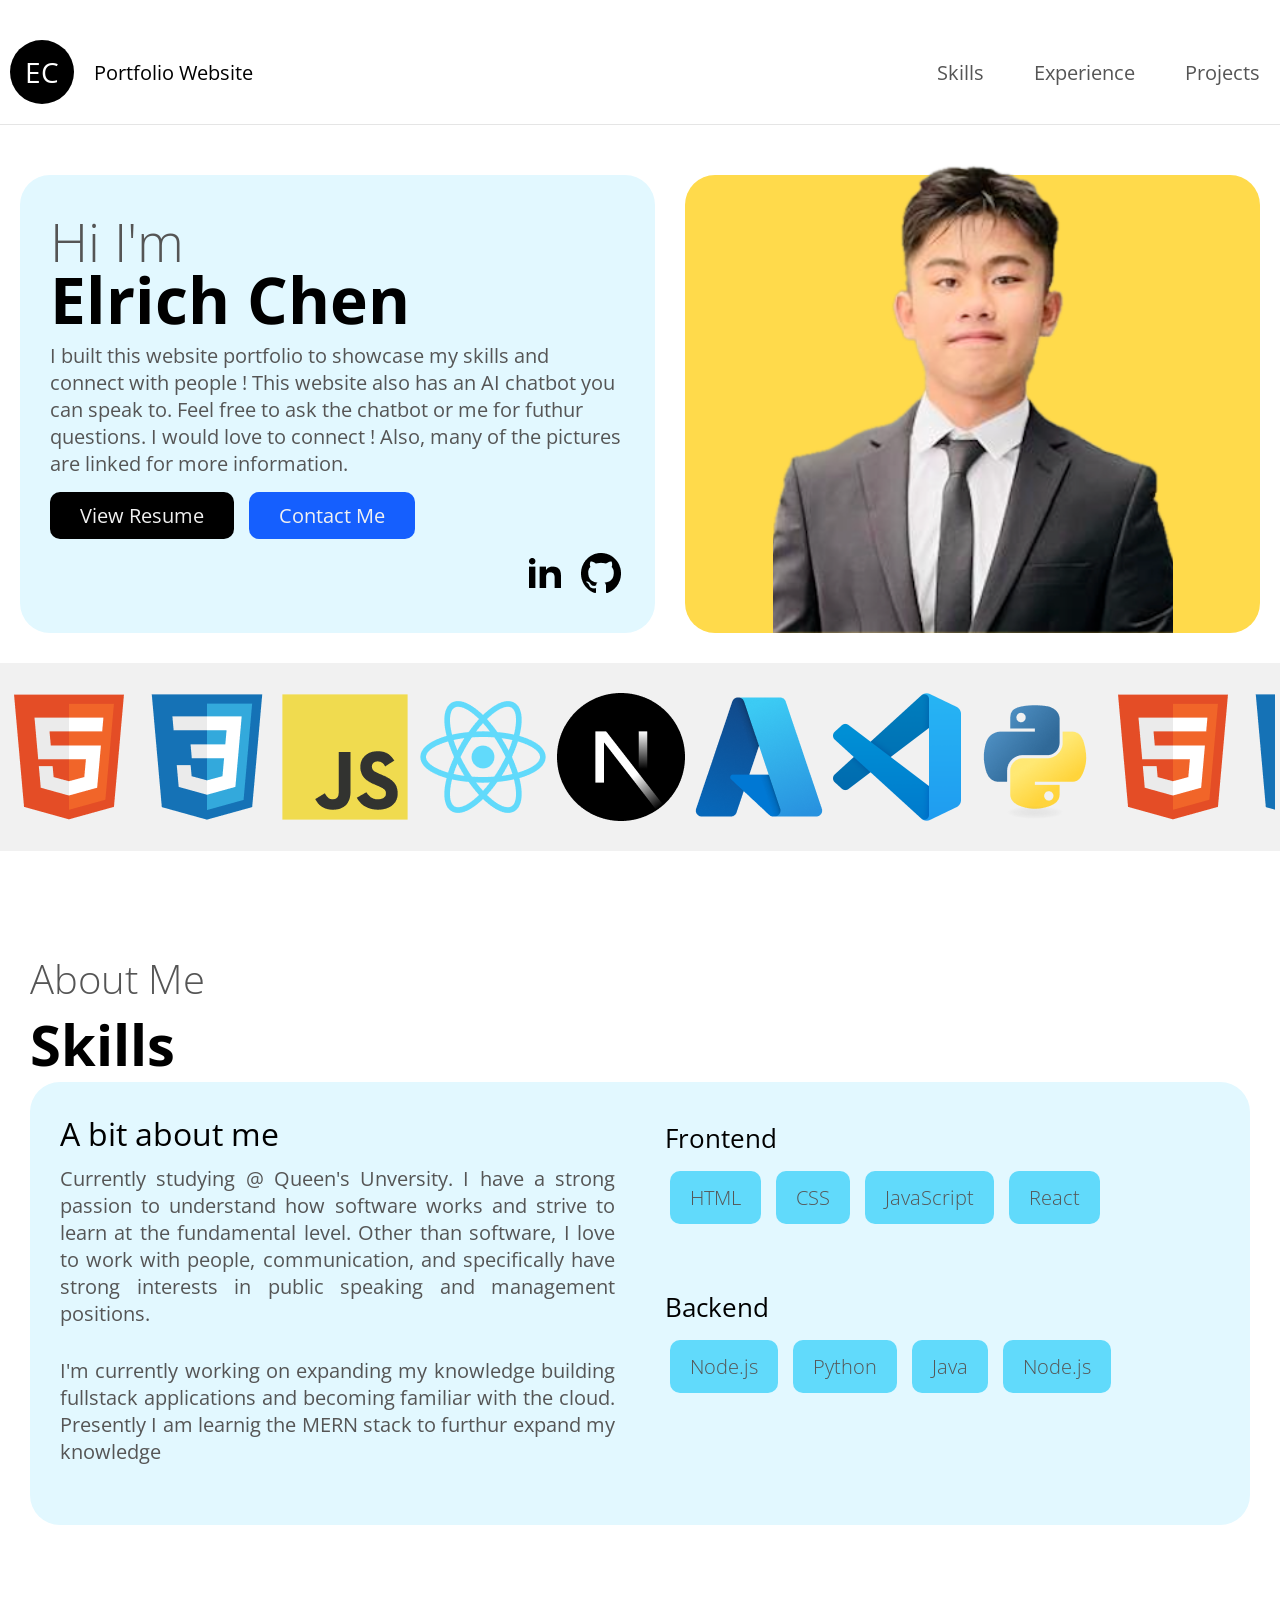
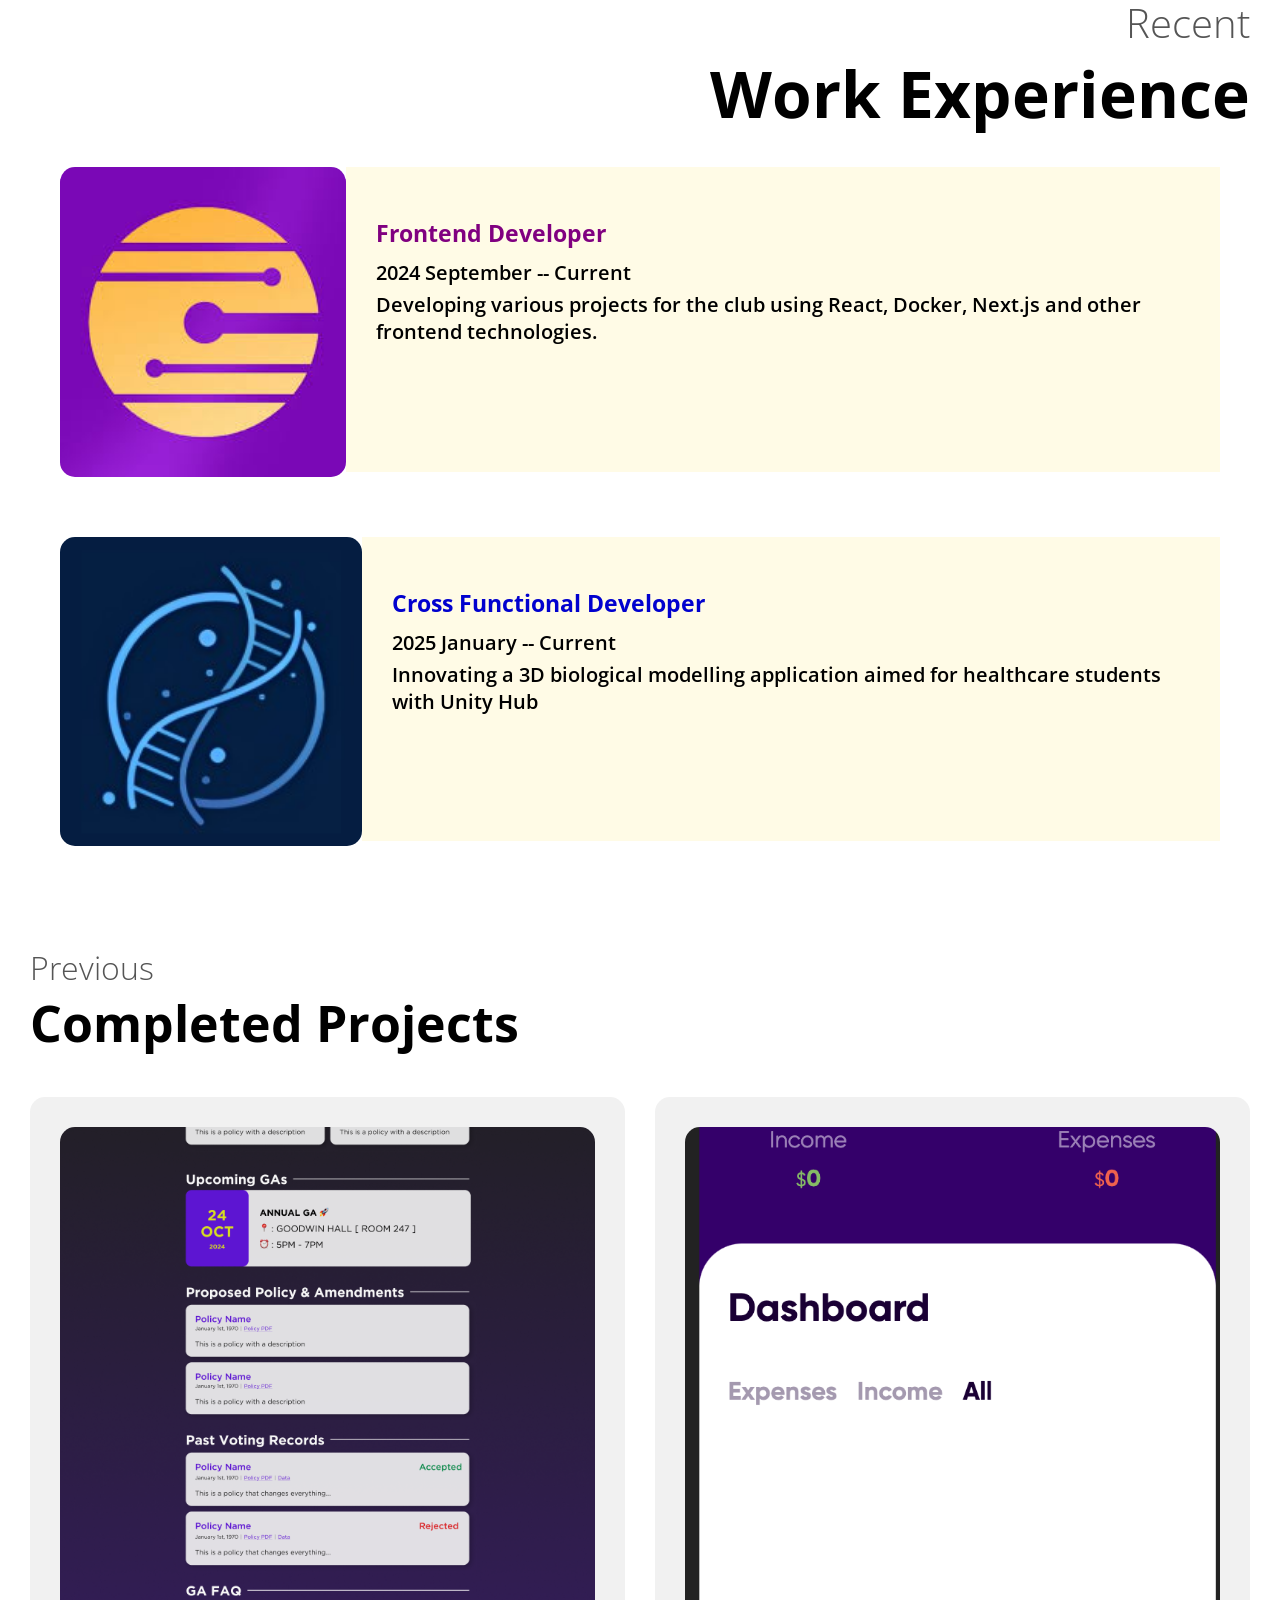
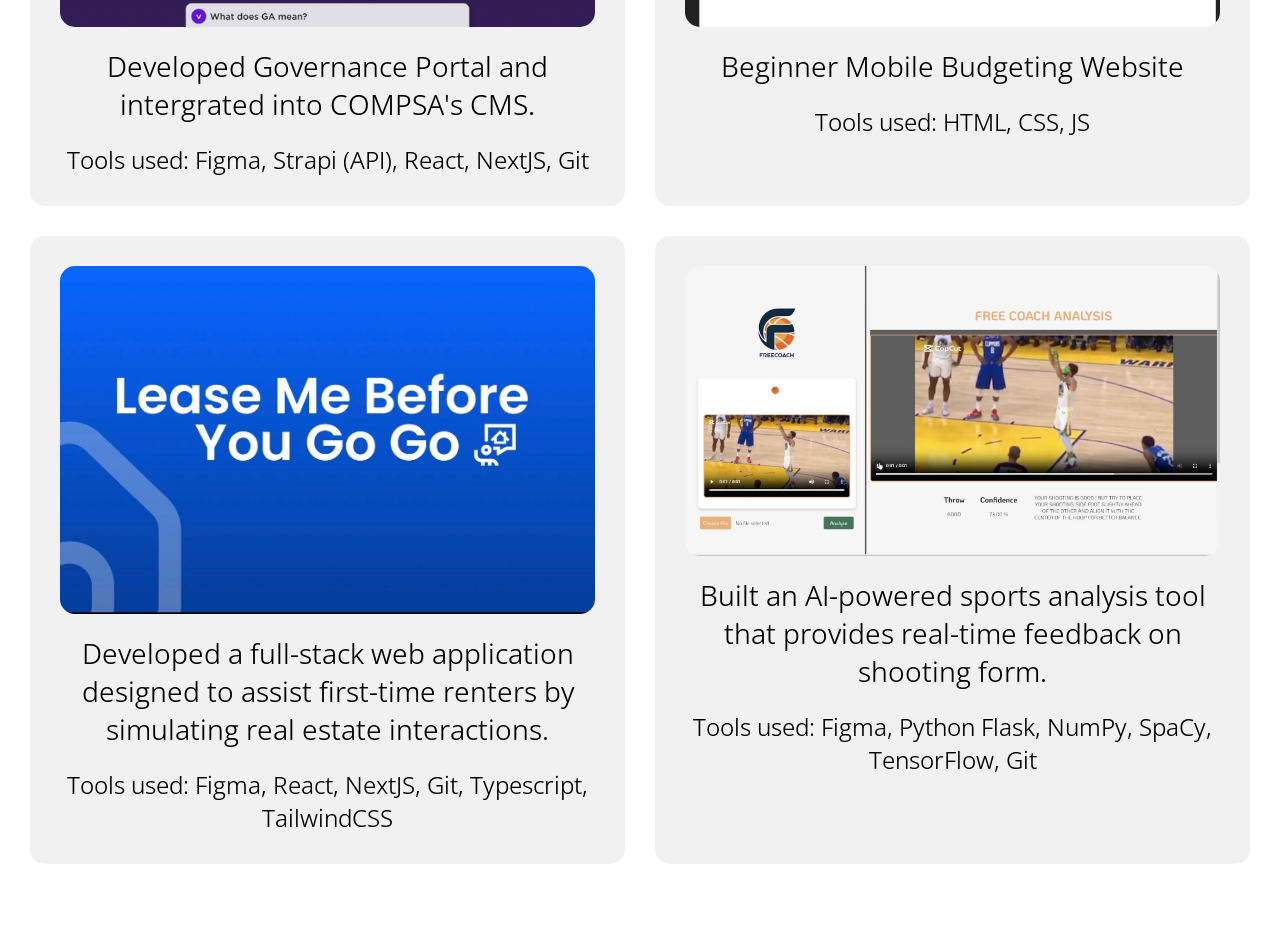
<file: index.html>
<!DOCTYPE html>
<html lang="en">
<head>
    <meta charset="UTF-8">
    <meta name="viewport" content="width=device-width, initial-scale=1.0">
    <title>Elrich Chen</title>
    <link rel="icon" href="imgs/Logo (3).png">
    <link rel="preconnect" href="https://fonts.googleapis.com">
    <link rel="preconnect" href="https://fonts.gstatic.com" crossorigin>
    <link href="https://fonts.googleapis.com/css2?family=Open+Sans:ital,wght@0,300..800;1,300..800&display=swap" rel="stylesheet">
    <link rel="stylesheet" href="style.css">
</head>
<body>
    <header>
        <a href="#" class="logo-holder">
            <div class="logo">EC</div>
            <div class="logo-text">Portfolio Website</div>
        </a>
        <nav>
            <ul id="menu">
                <li><a href="#skills">Skills</a></li>
                <li><a href="#experience">Experience</a></li>
                <li><a href="#projects">Projects</a></li>
            </ul>
            <a href="#" class="mobile-toggle" onclick="toggle()"> 
                <svg class="w-6 h-6 text-gray-800 dark:text-white" aria-hidden="true" xmlns="http://www.w3.org/2000/svg" width="24" height="24" fill="none" viewBox="0 0 24 24">
                <path stroke="currentColor" stroke-linecap="round" stroke-width="2" d="M5 7h14M5 12h14M5 17h14"/>
              </svg>
            </a>
        </nav>
    </header>
    <main>
        <section class="hero-container">
            <div class="hero-blue">
                <h1><small>Hi I'm</small> Elrich Chen</h1>
                <p>
                    <span> I built this website portfolio to showcase my skills and connect
                        with people ! This website also has an AI chatbot you can speak to. Feel free
                        to ask the chatbot or me for futhur questions. I would love to connect ! 
                        Also, many of the pictures are linked for more information.
                    </span>
                </p>
                <div class="call-to-action">
                    <button class="button black"><a href="./assets/Resume.pdf" target="_blank">View Resume</a></button>
                    <button class="button white"><a href="mailto: chen.elrichkalung@queensu.ca">Contact Me</a></button>
                </div>
                <div class="social-links">
                    <a href="https://www.linkedin.com/in/elrich-chen-188702304" target="_blank"><img src="./imgs/linkedin.png" alt=""></a>
                    <a href="https://github.com/Elrich-Chen" target="_blank"><img src="./imgs/github.png" alt=""></a>
                </div>
            </div>
            <div class="hero-yellow">
                <img src="./imgs/elrich.png" alr="ElrichChen" width="100%">
            </div>
        </section>
    </main>
    <section class="logos container">
        <div class="marquee">
            <div class="track">
                <img src="./imgs/html.png" alt="HTML" width="128" />
                <img src="./imgs/css.png" alt="CSS" width="128" />
                <img src="./imgs/javascript.png" alt="JS" width="128" />
                <img src="./imgs/react.png" width="128" alt="React" />
                <img src="./imgs/nextjs.png" width="128" alt="Next JS" />
                <img src="./imgs/azure.png" width="128" alt="Azure" />
                <img src="./imgs/vscode.png" width="128" alt="VS Code" />
                <img src="./imgs/python.png" width="128" alt="Python" />
                <img src="./imgs/html.png" alt="HTML" width="128" />
                <img src="./imgs/css.png" alt="CSS" width="128" />
                <img src="./imgs/javascript.png" alt="JS" width="128" />
                <img src="./imgs/react.png" width="128" alt="React" />
                <img src="./imgs/nextjs.png" width="128" alt="Next JS" />
                <img src="./imgs/azure.png" width="128" alt="Azure" />
                <img src="./imgs/vscode.png" width="128" alt="VS Code" />
                <img src="./imgs/python.png" width="128" alt="Python" />
                <img src="./imgs/html.png" alt="HTML" width="128" />
                <img src="./imgs/css.png" alt="CSS" width="128" />
                <img src="./imgs/javascript.png" alt="JS" width="128" />
                <img src="./imgs/react.png" width="128" alt="React" />
                <img src="./imgs/nextjs.png" width="128" alt="Next JS" />
                <img src="./imgs/azure.png" width="128" alt="Azure" />
                <img src="./imgs/vscode.png" width="128" alt="VS Code" />
                <img src="./imgs/python.png" width="128" alt="Python" />
            </div>
        </div>
    </section>
    <section id="skills" class="skill-section">
        <h2><small>About Me</small>Skills</h2>
        <div class="holder-blue">
            <div class="left-col">
                <div class="skills-container">
                    <div class="skill1">
                        <h3 class="skill-category">Frontend</h3>
                        <ul>
                            <li>HTML</li>
                            <li>CSS</li>
                            <li>JavaScript</li>
                            <li>React</li>
                        </ul>
                    </div>
                    <div class="skill1">
                        <h3>Backend</h3>
                        <ul>
                            <li>Node.js</li>
                            <li>Python</li>
                            <li>Java</li>
                            <li>Node.js</li>
                        </ul>
                    </div>
                </div>
            </div>

            <div class="right-col">
                <h3>A bit about me</h3>
                <p>
                    Currently studying @ Queen's Unversity. I have a strong passion to understand how software works and 
                    strive to learn at the fundamental level. Other than 
                    software, I love to work with people, communication, and specifically
                    have strong interests in public speaking and management positions.
                </p>
                <p>I'm currently working on expanding my knowledge building fullstack applications and becoming 
                    familiar with the cloud. Presently I am learnig the MERN stack to furthur 
                    expand my knowledge
                </p>
            </div>
        </div>
    </section>

    <section id="experience" class="work-experience container">
        <h2>
            <small>Recent</small>
            Work Experience
        </h2>
        <div class="jobs">
            <article>
                <figure>
                    <div>
                        <a href="https://compsa.ca" target="_blank"><img src="./imgs/compsa.jpeg" alt="Workplace 1 - YouTube Creator" width="100%" /></a>
                        <figcaption>
                            Queen's Computing Association
                        </figcaption>
                    </div>
                </figure>
                <div class="job-details">
                    <h3 style="color: purple">Frontend Developer</h3>
                    <div>2024 September -- Current</div>
                    <p>Developing various projects for the club using React, Docker, Next.js and other frontend technologies.</p>
                </div>
            </article>
        </div>
        <div class="jobs">
            <article>
                <figure>
                    <div>
                        <a href="https://www.linkedin.com/company/synapsis-network/posts/?feedView=all" target="_blank"><img src="./imgs/synapsis.jpeg" alt="Workplace 1 - YouTube Creator" width="100%" /></a>
                        <figcaption>
                            Queen's Synapsis Network
                        </figcaption>
                    </div>
                </figure>
                <div class="job-details">
                    <h3 style="color: rgb(1, 1, 206)">Cross Functional Developer</h3>
                    <div>2025 January -- Current</div>
                    <p>Innovating a 3D biological modelling application aimed for healthcare students with Unity Hub</p>
                </div>
            </article>
        </div>
    </section>

    <section id="projects" class="bento">
        <h2><small>Previous</small>Completed Projects</h2>
        <div class="project-container">
            <div class="project">
                <div class="image">
                    <a href="https://compsa.ca/governance" target="_blank" class="bento-item">
                        <img src="./imgs/governance.png">
                    </a>
                </div>
                <p> <large>Developed Governance Portal and intergrated into COMPSA's CMS.</large>
                    Tools used: Figma, Strapi (API), React, NextJS, Git
                </p>
            </div>
            <div class="project2">
                <div class="image2">
                    <a href="https://elrich-chen.github.io/budgetApp/" target="_blank" class="bento-item"><img src="./imgs/Budget-website.png"></a>
                </div>
                <p> <large>Beginner Mobile Budgeting Website</large>
                    Tools used: HTML, CSS, JS
                </p>
            </div>
            <div class="project">
                <div class="image">
                    <a href="https://github.com/Elrich-Chen/QHacks_2025" target="_blank" class="bento-item">
                        <img src="./imgs/leasemebeforeyougogo.jpg">
                    </a>
                </div>
                <p> <large>Developed a full-stack web application designed to assist first-time renters by simulating real estate interactions. </large>
                    Tools used: Figma, React, NextJS, Git, Typescript, TailwindCSS
                </p>
            </div>
            <div class="project">
                <div class="image">
                    <a href="https://github.com/Elrich-Chen/FreeCoach" target="_blank" class="bento-item">
                        <img src="./imgs/freecoach.png">
                    </a>
                </div>
                <p> <large>Built an AI-powered sports analysis tool that provides real-time feedback on shooting form. </large>
                    Tools used: Figma, Python Flask, NumPy, SpaCy, TensorFlow, Git
                </p>
            </div>
        </div>
    </section>

    <!-- Link to the JavaScript file -->
    <script src="script.js"></script>
    <script src="//code.tidio.co/k3vv0k7t02q6riybmzavkp31si9v9enp.js" async></script>
</body>
</html>
</file>
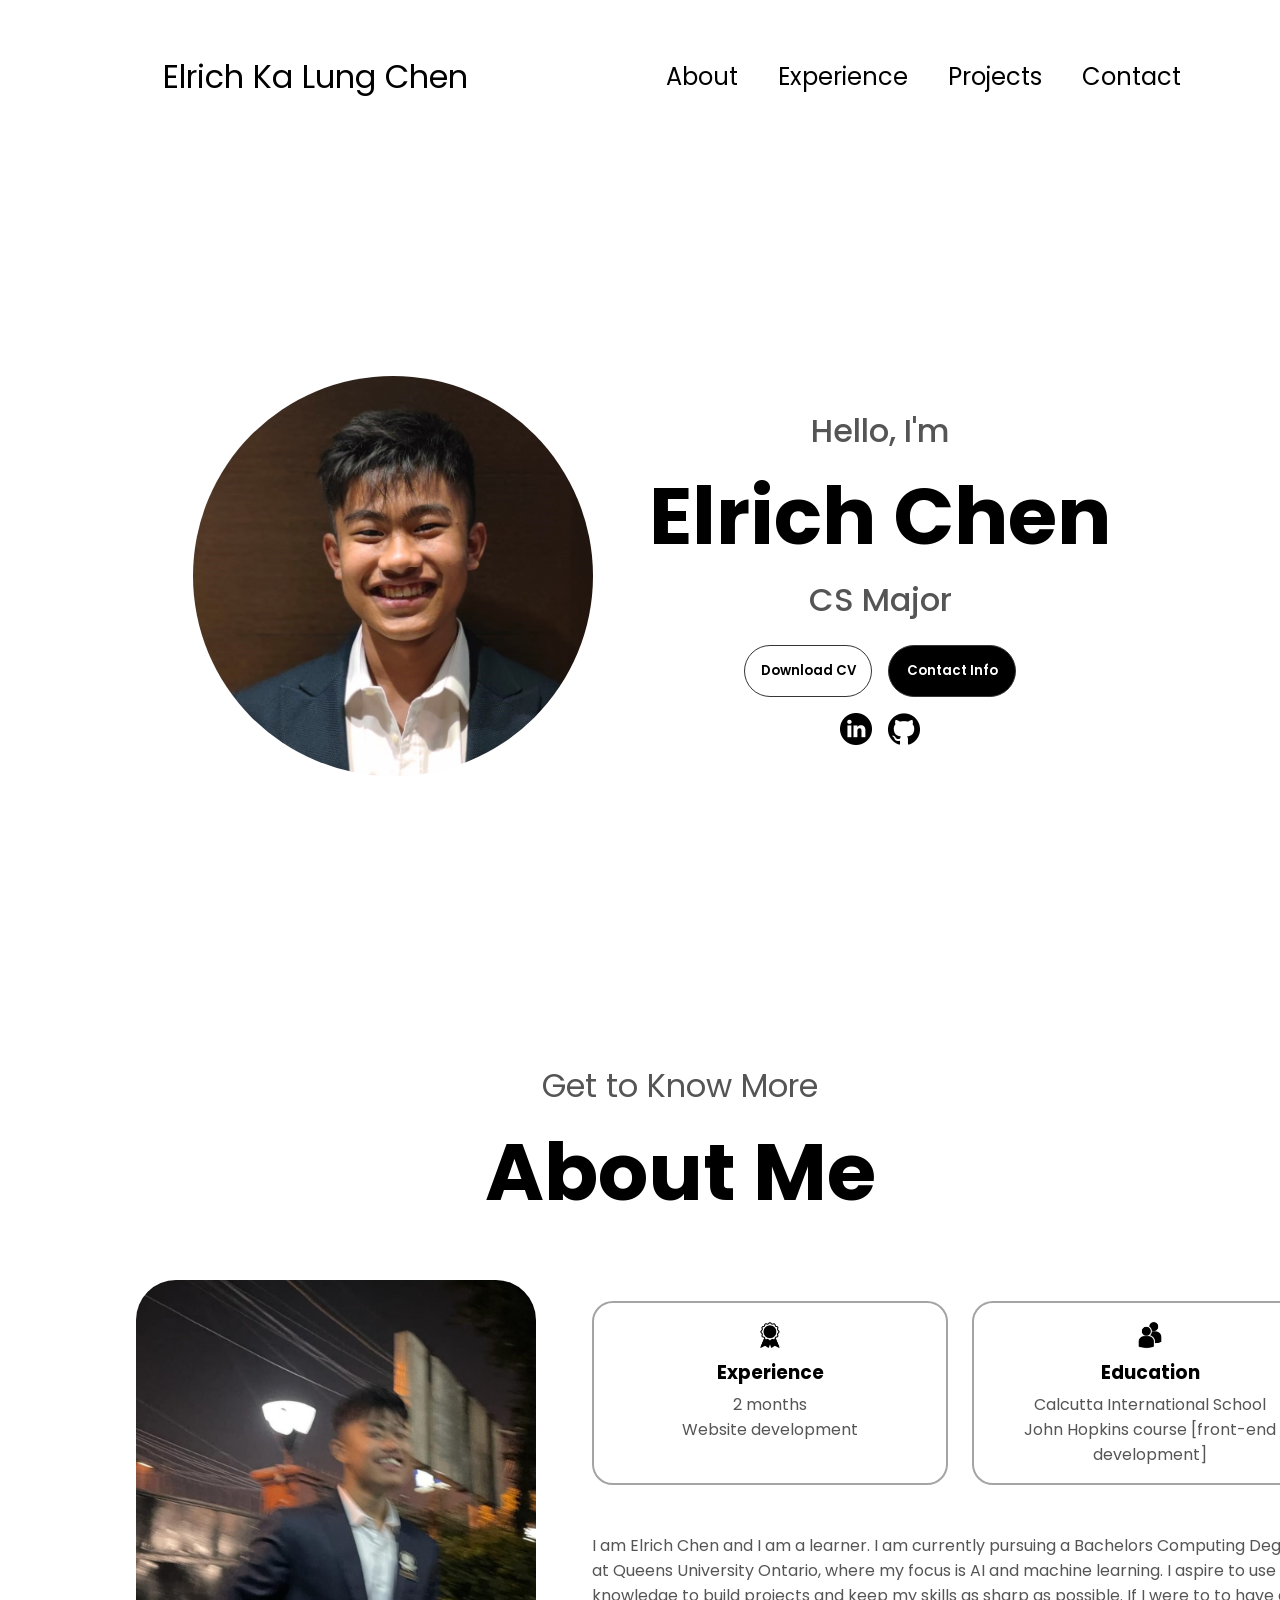
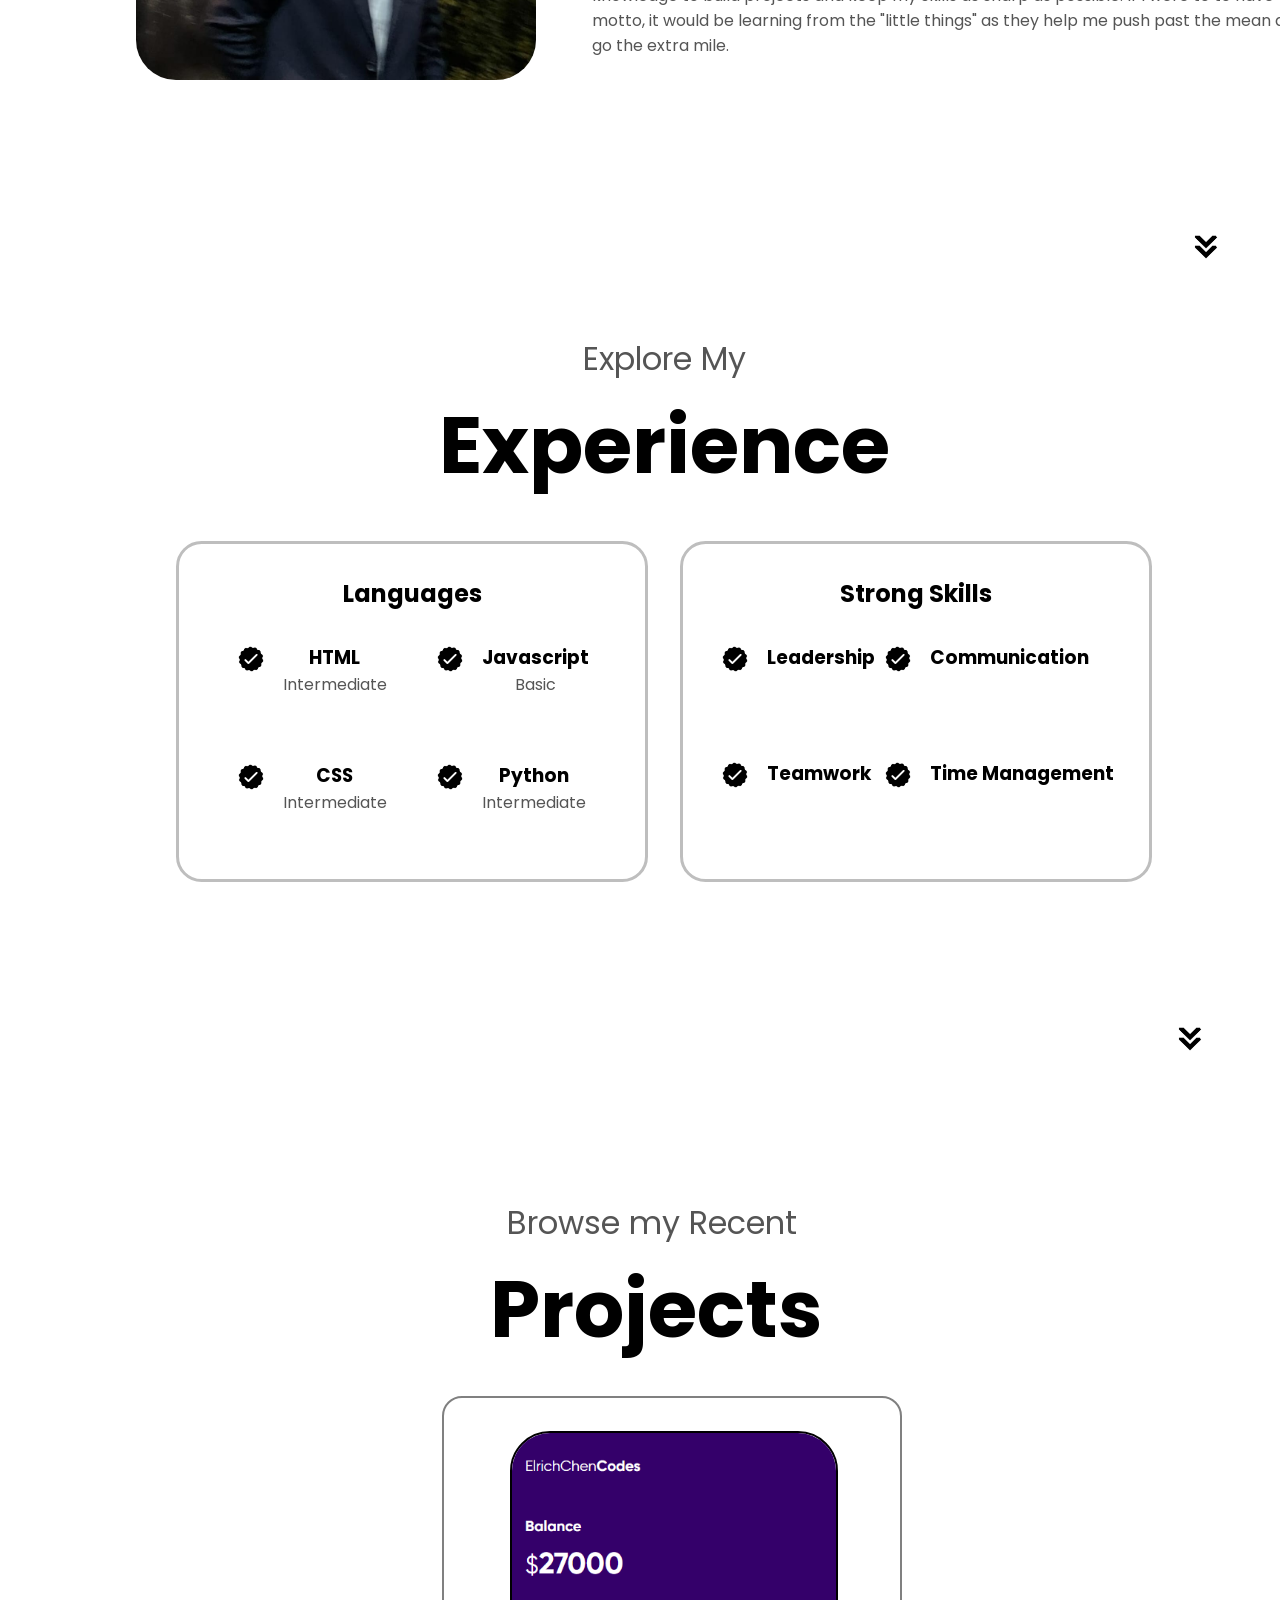
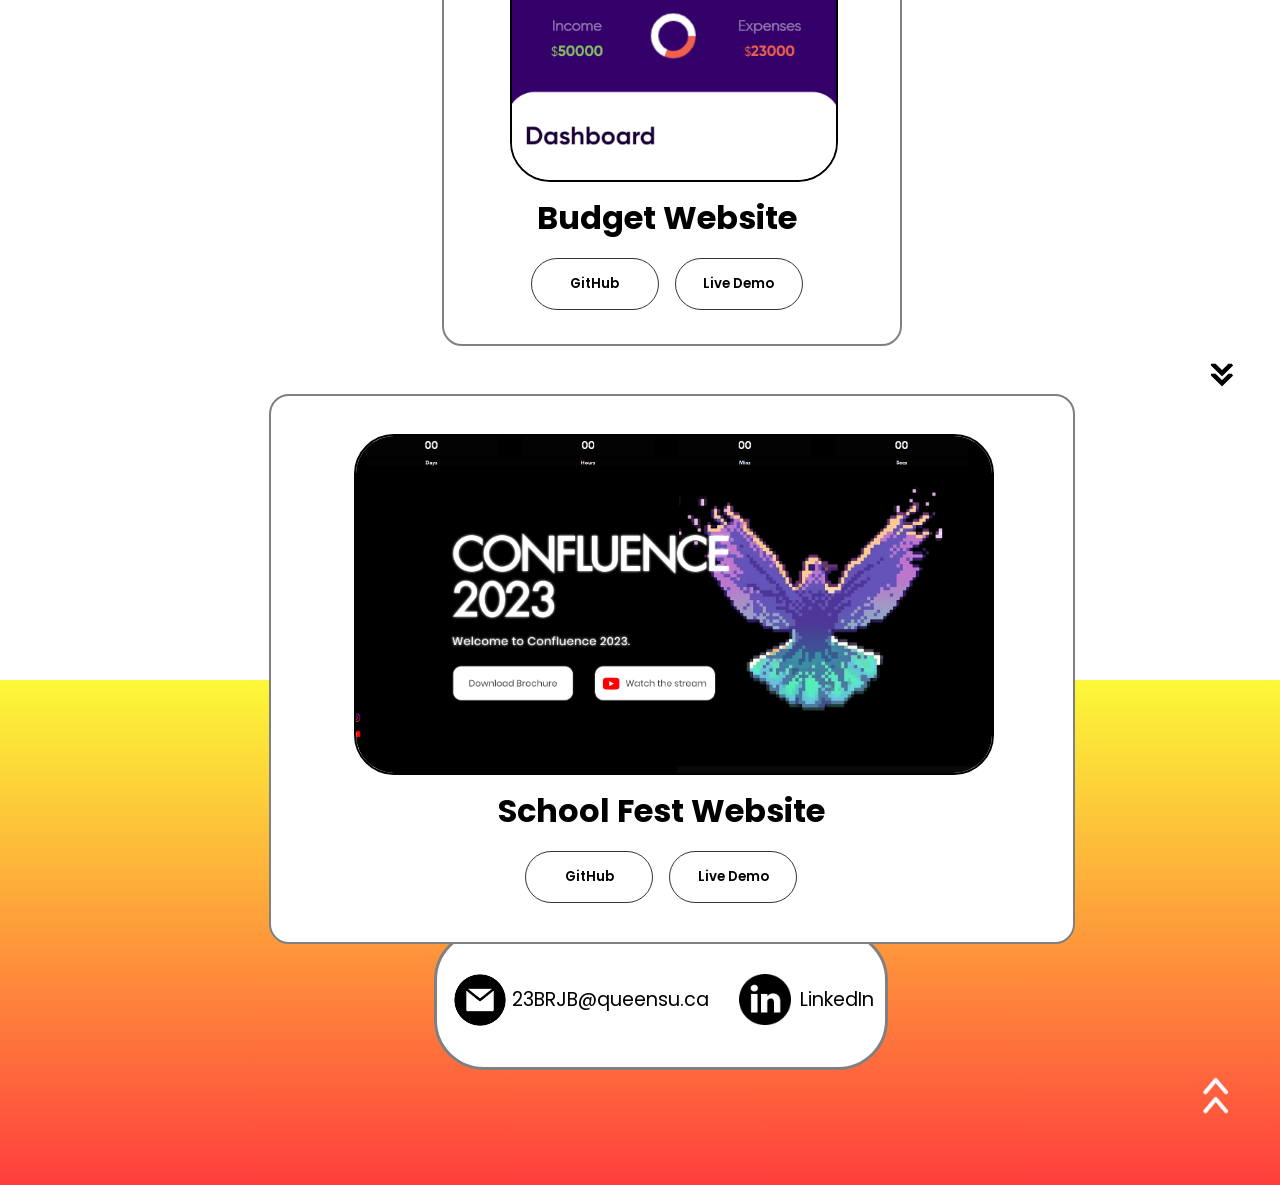
<file: Personal Portfolio - Elrich/Official/index.html>
<!DOCTYPE html>
<html lang="en">
<head>
    <meta charset="UTF-8">
    <meta name="viewport" content="width=device-width, initial-scale=1.0">
    <title>My Portfolio</title>
    <link rel="stylesheet" href="style.css">
    <link rel="stylesheet" href="desktop-nav.css">
    <link rel="stylesheet" href="mobile-nav.css">
    <link rel="stylesheet" href="mediaquerries.css">
    <link rel="stylesheet" href="section.css">
    <link rel="stylesheet" href="about.css">
    <link rel="stylesheet" href="./experience.css">
    <link rel="stylesheet" href="./projects.css">
    <link rel="stylesheet" href="./contact.css">
</head>
<body>
    <div class="splash">
        <div class="splash-text">Welcome.</div>
    </div>

    <nav id="desktop-nav">
        <div class="logo">Elrich Ka Lung Chen</div>
        <div>
            <ul class="nav-links">
                <li><a href="#about">About</a></li>
                <li><a href="#experience">Experience</a></li>
                <li><a href="#projects">Projects</a></li>
                <li><a href="#contact">Contact</a></li>
            </ul>
        </div>
    </nav>

    <nav id="hamburger-nav">
        <div class="logo">Elrich Ka Lung Chen</div>
        <div class="hamburger-menu">
            <div class="hamburger-icon" onclick="toggleMenu()">
                <span></span>
                <span></span>
                <span></span>
            </div>
            <div class="menu-links">
                <li><a href="#about" onclick="toggleMenu()">About</a></li>
                <li><a href="#experience" onclick="toggleMenu()">Experience</a></li>
                <li><a href="#projects" onclick="toggleMenu()">Projects</a></li>
                <li><a href="#contact" onclick="toggleMenu()">Contact</a></li>
            </div>
        </div>
    </nav>


    <section id="profile">
        <div class="section__pic-container">
            <img src="assets/face.jpg" alt="Elrich profile picutre">
        </div>
        <div class="section__text">
            <p class="section__text__p1">Hello, I'm</p>
            <h1 class="title">Elrich Chen</h1>
            <p class="section__text__p2">CS Major</p>
            <div class="btn-container">
                <button id ="btn-colour-1" class="btn btn-colour-1" onclick="window.open('./assets/Elrich Chen CV.pdf')">
                    Download CV 
                </button>

                <button id ="btn-colour-2" class="btn btn-colour-2" Onclick="location.href='./#contact'">
                    Contact Info
                </button>
            </div>

            <div id="socials-container">
                <img src="assets/linkedin.png" alt="My LinkedIn Profile"
                class="icon" onclick="window.open('https://www.linkedin.com/in/elrich-chen-188702304/')">

                <img src="assets/github.png" alt="My GitHub Profile"
                class="icon" onclick="window.open('https://github.com/Elrich-Chen')">
            </div>
        </div>
    </section>

    <section id="about">
        <p id="about1" class="section__text__p1">Get to Know More</p>
        <h1 id="about2" class="title">About Me</h1>
        <div class="section-container">
            <div class="section__pic-container">
                <img id="pic2" class="about-pic" src="./assets/face_1.jpg" alt="Profile Picture">
            </div>
            <div class="about-details-container">
                <div class="about-containers">
                    <div class="details-container">
                        <img src="./assets/experience.png" alt="experience" class="icon">
                        <h3 class="about-title">Experience</h3>
                        <p>2 months <br> Website development</p>
                    </div>

                    <div class="details-container">
                        <img src="./assets/education.png" alt="education" class="icon">
                        <h3 class="about-title">Education</h3>
                        <p> Calcutta International School <br>
                        John Hopkins course [front-end development]</p>
                    </div>
                </div>

                <div class="text-container">
                    <p> I am Elrich Chen and I am a learner.
                        I am currently pursuing a Bachelors Computing Degree at Queens University Ontario, 
                        where my focus is AI and machine learning.
                        I aspire to use my knowledge to build projects and keep my skills as sharp as possible.
                        If I were to to have a life motto, it would be learning from the "little things" as 
                        they help me push past the mean and go the extra mile. 
                    </p>
                </div>
            </div>
        </div>

        <img src="./assets/arrow.png" alt="Arrow Icon" class="icon arrow" onclick="location.href ='./#experience'">
    </section>

    <section id="experience">
        <p class="section__text__p1">Explore My</p>
        <h1 class="title">Experience</h1>
        <div class="experience-details-container">
            <div class="about-containers">
                <div class="details-container-1">
                    <h2 class="experience-sub-title">Languages</h2>
                    <div class="article-container">
                        <DIV class="skills-col">
                            <div class="skill" >
                                <img src="./assets/checkmark.png" alt="expeirence-icon" class="icon">
                                <div class="skill-details">
                                    <h3>HTML</h3>
                                    <p>Intermediate</l>
                                </div>
                            </div>

                            <div class="skill" >
                                <img src="./assets/checkmark.png" alt="expeirence-icon" class="icon">
                                <div class="skill-details">
                                    <h3>CSS</h3>
                                    <p>Intermediate</p>
                                </div>
                            </div>
                        </DIV>

                        <DIV class="skills-col">
                            <div class="skill" >
                                <img src="./assets/checkmark.png" alt="expeirence-icon" class="icon">
                                <div class="skill-details">
                                    <h3>Javascript</h3>
                                    <p>Basic</p>
                                </div>
                            </div>

                            <div class="skill" >
                                <img src="./assets/checkmark.png" alt="expeirence-icon" class="icon">
                                <div class="skill-details">
                                    <h3>Python</h3>
                                    <p>Intermediate</p>
                                </div>
                            </div>
                        </DIV>
                    </div>
                </div>

                <div class="details-container-1">
                    <h2 class="experience-sub-title">Strong Skills</h2>
                    <div class="article-container">
                        <DIV class="skills-col">
                            <div class="quality" >
                                <img src="./assets/checkmark.png" alt="expeirence-icon" class="icon">
                                <div class="skill-details">
                                    <h3>Leadership</h3>
                                </div>
                            </div>

                            <div class="quality" >
                                <img src="./assets/checkmark.png" alt="expeirence-icon" class="icon">
                                <div class="skill-details">
                                    <h3>Teamwork </h3>
                                </div>
                            </div>
                        </DIV>

                        <DIV class="skills-col">
                            <div class="quality" >
                                <img src="./assets/checkmark.png" alt="expeirence-icon" class="icon">
                                <div class="skill-details">
                                    <h3>Communication</h3>
                                </div>
                            </div>

                            <div class="quality" >
                                <img src="./assets/checkmark.png" alt="expeirence-icon" class="icon">
                                <div class="skill-details">
                                    <h3>Time Management</h3>
                                </div>
                            </div>
                        </DIV>
                    </div>
                </div>
            </div>
        </div>

        <img src="./assets/arrow.png" alt="arrow-navigation" onclick="location.href='./#projects'" class="icon arrow">
    </section>

    <script src="script.js"></script>

    <section id="projects">
        <p class="section__text__p1">Browse my Recent</p>
        <h1 class="title">Projects</h1>
        <div class="projects-container">
            <div class="project">
                <div class="image-container">
                    <img src="./assets/BuDGET app PREVIEW.png" alr="Project Preview">
                </div>

                <h1 class="project-title">Budget Website</h>

                <div class="btn-container">
                    <button id ="btn-colour-1" class="btn btn-colour-1" onclick="window.open('https://github.com')">
                        GitHub
                    </button>
                    <button class="btn btn-colour-1" onclick="window.open('https://elrich-chen.github.io/budgetApp/')">
                        Live Demo
                    </button>
                </div>
            </div>

            <div class="project">
                <div class="image-container">
                    <img src="./assets/confluence 23.png" alr="Project Preview">
                </div>

                <h1 class="project-title">School Fest Website</h>

                <div class="btn-container">
                    <button id ="btn-colour-1" class="btn btn-colour-1" onclick="window.open('https://github.com')">
                        GitHub
                    </button>
                    <button class="btn btn-colour-1" onclick="window.open('https://www.confluence23.in')">
                        Live Demo
                    </button>
                </div>
            </div>
        </div>

        <img src="./assets/arrow.png" alt="arrow-navigation" onclick="location.href='./#contact'" class="icon arrow">
    </section>

    <div class="cut-through"></div>

    <section id="contact">
        <div class="contact-background">
            <div class="section__text__p1">Get In Touch</div>
            <div class="title">Contact Me</div>
            <div class="contact-container">
                <div class="contact">
                    <img src="./assets/email.png" alt="email picture" class="icon">
                    <a href="mailto:elrichchen123@gmail.com">23BRJB@queensu.ca</a>
                </div>

                <div class="contact">
                    <img src="./assets/linkedin.png" alt="linkedin picture" class="iconn">
                    <a href="https://www.linkedin.com/in/elrich-chen-188702304/" target="_blank">LinkedIn</a>
                </div>
            </div>

            <div class="arrows">
                <img src="./assets/arrow1.png" alt="arrow-navigation" onclick="location.href='./#'" class="icon arroww">
                <img src="./assets/arrow1.png" alt="arrow-navigation" onclick="location.href='./#'" class="icon arroww1">
            </div>
        </div>
    </section>
</body>
</html>
</file>
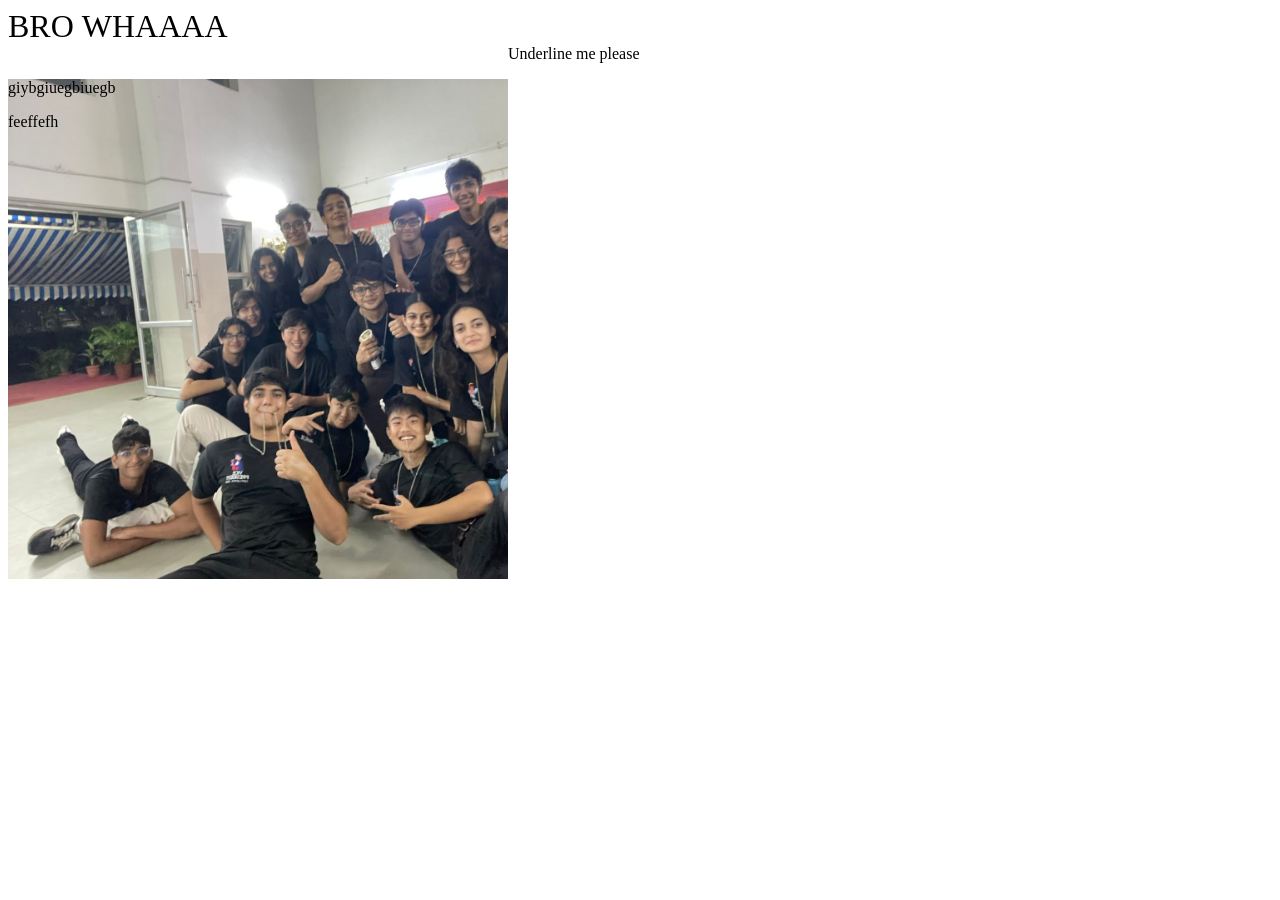
<file: Personal Portfolio - Elrich/Testing/underlining.html>
<!DOCTYPE html>
<style>

    a{
        font-size: 2rem;
    }

    .hi::after{
        content: '';
        background-color: blue;
        height:5px;
        width: 0;
        position: absolute ;
        left: 0;
        bottom : 0px;
        transition: width 0.2s ease;
    }

    .hi:hover::after{
        width: 100%;
    }

    a::after{
        width: 0;
        transition: width 0.4s ease;
        position: absolute;
        bottom:0;
        left:0;
        background-color: grey;
        height: 2px;
        content: '';
    }

    a:hover::after {
        width: 100%;
    }

    .undrline{
        position: relative;
        margin-left: 500px;
    }

    .undrline::after{
        position:absolute;
        background-color: rgb(255, 0, 0);
        content:'';
        height: 0.1rem;
        width: 100%;
        transition: all 0.2s ease-in-out;
        left: 0;
        bottom: 0;
        transform: scaleX(0);
    }

    .undrline:hover{
        color:red
    }

    .undrline:hover::after{
        transform: scaleX(1);
    }

    .contact-background{
    background-image: url("./assets/background.jpg");
    width: 500px;
    height: 500px;
    background-size: cover;
    }

    

</style>

<html>

    <body>
        <div style="position: relative; display:inline-block" >
            <a class ="hi">BRO</>
        </div>
        <div style="position: relative; display:inline-block" >
            <a>WHAAAA</a>
        </div>

        <br>

        <span class="undrline">Underline me please</span>


        <section id="contact">
            <div class="contact-background">
                <p>giybgiuegbiuegb</p>feeffefh</div>
        </section>
    </body>
</html>
</file>
<file: style.css>
*, *::before, *::after {
	box-sizing: border-box;
	margin:0;
	padding:0;
}

html {
    scroll-behavior: smooth;
}

:root {
	--base: #555;
	--base-100: #f1f1f1;
	--base-400: #555;
	--base-800: #000;
	--yellow: #ffda4b;
	--yellow-100: #fffbe6;
	--yellow-400: #ffda4b;
	--yellow-800: #8b6f00;
	--blue: #0a61ae;
	--blue-100: #e2f8ff;
	--blue-400: #61dafb;
	--blue-800: #0a61ae;
}

body{
    font-family: "Open Sans", serif;
    font-optical-sizing: auto;
    font-style: normal;
    font-size: 20px;
}

a{
    text-decoration: none;
    color: var(--blue);
    &:hover{
        text-decoration: underline;
    }
}

section {
	max-width:1300px;
	margin:auto;
	gap:30px;
	margin-top:60px;
	margin-bottom:70px;

	@media (max-width:1440px){
		padding-left:30px;
		padding-right:30px;
	}
}

header{
    padding-top: 30px;
    padding-bottom: 10px;
    display: flex;
    justify-content: space-between;
    align-items: center;
    max-width: 1300px;
    margin: auto;
    position: relative;
    border-bottom: 1px solid rgba(0,0,0,0.1);
    .logo-holder{
        display: flex;
        padding: 10px;
        justify-content: center;
        align-items: center;
        &:hover{
            text-decoration: none;
        }
        .logo{
            display: flex;
            background-color: black;
            color: white;
            height: 64px;
            width: 64px;
            justify-content: center;
            align-items: center;
            border-radius: 50%;
            margin-right: 20px;
            font-size: 28px;
            &:hover{
                box-shadow: 0 2px 5px rgba(0, 0, 0, 0.3); 
            }
        }
        .logo-text{
            color: var(--base-800);
        }
    }
    #menu{
        display: flex;
        justify-content: space-around;
        gap: 10px;
        li{
            list-style: none;
            display: inline-block;
        }
        a{
            color: var(--base);
            border-radius: 10px;
            display: inline-block;
            padding: 10px 20px;
            transition: background-color ease-in-out;
            &:hover{
                text-decoration: none;
                background-color: var(--base-100);
            }
            @media (max-width:775px){
                border-radius: 0;
            }
            
        }
        .button{
            color: white;
            background-color: var(--blue);
            border-radius: 10px;
            &:hover{
                background-color: white;
                color: black;
                padding: 9px 19px;
                border: 1px solid black;
            }
            @media (max-width:775px){
                border-radius: 0;
            }
        }
    }

    .mobile-toggle{
        display: none;
        color:var(--base-800);
        padding: 10px;
        position: relative;
        @media (max-width:775px){
            display: inline-block;
            position: absolute;
            top: 50px;
            right: 20px;
        }
        @media (max-width:430px){
            display: inline-block;
            position: absolute;
            right: 20px;
        }
    }
}

@media (max-width: 775px){
    header{
        flex-direction: column;
        align-items: center;
        padding-bottom: 30px;
    }
    nav{
        width: 100%;
        height: 0;
        &.active{
            height: 200px;
        }
        #menu{
            margin-top: 20px;
            margin-bottom: 10px;
            opacity: 0;
            height: 0;
            width: 100%;
            transition: height 0.3s ease-in-out;
            &.active{
                display: flex;
                opacity: 100;
                height:150px;
                flex-direction: column;
                align-items: center;
            }
            li, a{
                width: 100%;
                display: block;
                text-align: center;
            }
        }
    }
}
@media (max-width: 1024px){
    header{
        flex-direction: column;
        align-items: center;
    }
}

.hero-container{
    display: flex;
    margin-top: 30px;
    margin: auto;
    max-width: 1300px;
    gap: 30px;
    margin-bottom: 30px;
    margin-top: 50px;

    @media (max-width: 1440px){
        padding-left: 20px;
        padding-right: 20px;
    }

    @media (max-width: 1024px){
        flex-direction: column;
    }

    .hero-blue{
        flex: 1;
        background-color: var(--blue-100);
        border-radius: 30px;
        padding: 30px;
        h1{
            font-size: 64px;
            line-height: 1;
            margin-bottom: 10px;
            margin-top: 10px;
            @media (max-width: 1024px){
                font-size: 48px;
            }
        }
        small{
            display: block;
            font-weight: 100;
            color: var(--base-400);
        }
        p{
            color: var(--base-400);
            @media (max-width: 1024px){
                font-size: 20px;
            }
        }
        .call-to-action{
            margin-top: 15px;
            button{
                border-radius: 10px;
                padding: 10px 30px;
                border: none;
                font-size: 20px;
                font-family: "Open Sans";
                margin-right: 10px;
                @media (max-width: 475px){
                    margin-top: 15px;
                    padding: 5px 20px;
                    font-size: 17px;
                }
                &.black{
                    background-color: var(--base-800);
                    a{
                        color: var(--base-100);
                        &:hover{
                            text-decoration: none;
                        }
                    }
                    &:hover{
                        text-decoration: none;
                        background-color: rgb(78, 77, 77);
                    }
                }
                &.white{
                    background-color: rgb(21, 95, 254);
                    a{
                        color: var(--base-100);
                        &:hover{
                            text-decoration: none;
                        }
                    }
                    &:hover{
                        text-decoration: none;
                        background-color: rgb(16, 74, 200);
                    }
                }
            }
        }
        .social-links{
            margin-top: 10px;
            display: flex;
            align-items: center;
            justify-content: end;
            gap: 8px;
        }
    }
    .hero-yellow{
        background-color: var(--yellow);
        border-radius: 30px;
        flex: 1;
        display: flex;
        justify-content: center;
        img{
            max-width: 550px;
            margin-top: -100px;
            @media (min-width: 1024px) and (max-width: 1429px){
                max-width: 400px;
                object-fit: cover;
                margin-bottom: 0px;
                overflow: hidden;
            }
        }
    }
}

.logos {
	background-color: var(--base-100);
	border-radius:30px;
	padding:30px 5px;
    max-width: 1300px;
    margin: auto;
	@media (max-width:1440px){
		border-radius:0px;
	}
	.marquee {
		width:100%;
        margin-right: -50px;
		height:128px;
		overflow:hidden;
		position:relative;
        @media (max-width: 770px){
            height: 100px;
         }
		.track {
			position:absolute;
			white-space:nowrap;
			will-change:transform;
			animation: marquee 40s linear infinite;
			display:flex;
			gap:10px;
            @media (max-width: 770px){
                img{
                 width: 100px;
                }
             }
		}
	}
}

@keyframes marquee {
	0% {
		transform: translateX(0);
	}
	100% {
		transform: translateX(-50%);
	}
}

.skill-section{
    margin-top: 100px;
    h2{
        text-align: left;
        font-size: 56px;
        small{
            display: block;
            font-weight: 100;
            font-size: 40px;
            color: var(--base-400);
            @media (max-width: 1024px){
                font-size: 34px;
            }
            @media (max-width: 770px){
                font-size: 32px;
            }
        }
        @media (max-width: 1024px){
            font-size: 58px;
        }
    }
    .holder-blue{
        background-color: var(--blue-100);
        border-radius: 30px;
        padding: 30px;
        display: flex;
        flex-direction: row-reverse;
        gap: 50px;
        @media (max-width:1024px) {
            flex-direction: column;
        }
        .left-col{
            flex: 1;
            padding-top: 8px;
        }
        .skills-container{
            display: flex;
            flex-wrap: wrap;
            flex-direction: column;
            h3{
                margin-bottom: 10px;
                font-size: 26px;
                font-weight: 400;
                @media (max-width: 1024px){
                    font-size: 30px;
                }
                @media (max-width: 770px){
                    font-size: 25px;
                }
            }
            .skill1{
                margin-bottom: 50px;
            }
        }
        ul{
            padding-bottom: 10px;
            gap: 20px;
            li{
                display: inline-block;
                list-style: none;
                background-color: var(--blue-400);
                padding: 10px;
                color: var(--base-400);
                font-weight: 100;
                border-radius: 10px;
                margin: 5px 5px;
                padding: 13px 20px;;
                &:hover{
                    box-shadow:
                        inset 0 0 30px #ffffff84,      /* inner white */
                        inset 0px 0 20px #0ff,  /* inner right cyan short */
                        0 0 20px #ffffff6a,            /* outer white */
                        10px 0 30px #0ff;        /* outer right cyan */
                    }
                }
            }
            
        }
        .right-col{
            flex: 1;
            text-align: justify;
            @media (max-width: 475px){
                text-align: left;
            }
            h3{
                font-size: 32px;
                font-weight: 400;
                margin-bottom: 10px;
            }
            p{
                margin-bottom: 30px;
                color: var(--base-400);
            }
        }
    }


.work-experience {
	@media (max-width: 600px){
        	margin-bottom: 300px;
        }
    h2{
        text-align: right;
        font-size: 64px;
        small{
            display: block;
            font-weight: 100;
            font-size: 40px;
            color: var(--base-400);
            @media (max-width: 1024px){
                font-size: 34px;
            }
            @media (max-width: 770px){
                font-size: 32px;
            }
            @media (max-width: 475px){
                font-size: 30px;
            }
        }
        @media (max-width: 1024px){
            font-size: 58px;
        }
        @media (max-width: 475px){
            font-size: 40px;
        }
    }
	.jobs {
		display:flex;
		gap:30px;
		@media(max-width:1024px){
			flex-direction:column;
		}
		article {
			padding:30px;
			border-radius:30px;
			flex:1;
            text-align: center;
            display: flex;
            @media (max-width : 768px) {
                max-height: none; /* Remove fixed height constraint */
                min-height: auto;
                padding: 20px;
            }
			h3 {
				margin-top:20px;
				margin-bottom:10px;
			}
			div {
				font-weight:600;
				margin-bottom:5px;
				color: var(--base-800);
			}
			p {
				margin-bottom:10px;
			}
			figure {
				width:30%;
				padding-top:26.25%;
				overflow:hidden;
				position:relative;
				border-radius:15px;
                margin: auto;
                min-width: 200px; /* Reduce min-width */
                @media(max-width:1024px){
                    width: 100%; /* Take full width on smaller screens */
                    padding-top: 56.25%; /* 16:9 aspect ratio */
                    min-width: auto; /* Remove min-width constraint */
                }
                @media (max-width: 768px) {
                    margin-bottom: 15px;
                }
				img {
					position:absolute;
					top:0;
					left:0%;
					height:100%;
					object-fit:cover;
					transition: ease-in 2s all;
                    width: 100%; /* Ensure image fills container */
				}
				figcaption {
					position:absolute;
					bottom:0;
					left:0;
					right:0;
					background-color: rgba(0,0,0,0.5);
					color: var(--base-100);
					text-align:center;
					padding:10px;
					opacity:0;
					visibility:hidden;
					transition: ease 0.3s all;
				}

				&:hover {
					figcaption {
						opacity:1;
						visibility:visible;
					}
					img {
						transform: scale(1.1);
					}
				}

			}
		}
        .job-details{
            text-align: left;
            background-color: var(--yellow-100);
            padding: 30px;
            @media (max-width : 700px) {
                margin-top: 15px;
                border-radius: 15px;
            }
        }
	}
}

.bento{
    @media (max-width: 430px){
        margin-top: 100px;
    }
    h2{
        text-align: left;
        display: inline-block;
        font-size: 50px;
        margin-bottom: 20px;
        small{
            display: block;
            font-weight: 100;
            font-size: 32px;
            color: var(--base-400);
            @media (max-width: 1024px){
                font-size: 32px;
            }
            @media (max-width: 770px){
                font-size: 28px;
            }
        }
        @media (max-width: 1024px){
            font-size: 48px;
        }
        @media (max-width: 770px){
            font-size: 40px;
        }
        @media (max-width: 475px){
            font-size: 38px;
        }
    }
    .project-container {
        display: flex;
        padding-top: 20px;
        gap: 30px;
        width: 100%;
        flex-wrap: wrap;
        
        @media (max-width: 1024px) {
            flex-direction: column;
        }
    
        .project, .project2 {
            flex: 1;
            display: flex;
            flex-direction: column;
            background-color: var(--base-100);
            border-radius: 15px;
            padding: 30px;
            min-width: 40%;
        }
    
        a {
            display: flex;
            justify-content: center;
            border-radius: 15px;
            overflow: hidden;
            width: 100%;
            transition: transform 0.3s ease;
    
            img {
                width: 100%;
                height: auto;
                max-height: 500px;
                object-fit: cover;
            }
    
            &:hover {
                transform: scale(1.1);
            }
        }
    
        /* Remove the fixed widths */
        a:nth-child(1),
        a:nth-child(2) {
            flex: 1;
            /* Remove width: 500px */
            
            @media (max-width: 475px) {
                width: 100%;
            }
        }
    }
        p{
            text-align: center;
            font-family: "Open Sans";
            font-weight: 350;
            font-size: 24px;
            margin-top: 20px;
            @media (max-width: 475px){
                font-size: 20px;
            }
            large{
                font-size: 28px;
                display: block;
                margin-bottom: 20px;
                @media (max-width: 475px){
                    font-size: 28px;
                }
            }
        }
    }
</file>
<file: Personal Portfolio - Elrich/Official/style.css>
/*GENERAL STYLING*/

/*importing a link*/
@import url('https://fonts.googleapis.com/css2?family=Poppins:ital,wght@0,100;0,200;0,300;0,400;0,500;0,600;0,700;0,800;0,900;1,100;1,200;1,300;1,400;1,500;1,600;1,700;1,800;1,900&display=swap');

* {
    padding : 0;
    margin : 0;
}

body {
   font-family: "Poppins", sans-serif; 
}

/* so that whenever you click on a link, it smoothly goes towards that section*/
html {
    scroll-behavior: smooth;
}

p {
    color : rgb(85,85,85);
}

/* transition */
a, .btn {
    transition : all 300ms ease
}
.cut-through{
    height: 1px;
    width: 100%;
    background-color: rgb(255, 255, 255);
    margin-top: 30vh;
}

.splash.display-none{
    top: -20vh;
    z-index: -5000;
    transition: all ease-in-out;

}
</file>
<file: Personal Portfolio - Elrich/Official/desktop-nav.css>
/* DESKTOP NAV */
nav, .nav-links {
    display : flex;
}

nav {
    align-items: center;
    justify-content: space-around;
    height: 17vh;
}

.nav-links{
    gap: 2.5rem;
    list-style: none;
    font-size: 1.5rem;
}

a {
    color : black;
    text-decoration: none;
    text-decoration-color: white;
    position: relative;
}


a:hover {
    color: grey;
    text-decoration: underline;
    text-underline-offset: 1rem;
    text-decoration-color: rgb(181,181,181);
    transition: 0.3s;
}

.logo{
    font-size: 2rem;
    margin-left: 4rem;
}

.logo:hover{
    cursor: default;
}
</file>
<file: Personal Portfolio - Elrich/Official/mobile-nav.css>
/** Hamburger MENU **/

#hamburger-nav{
    display:none;
}

.hamburger-menu{
    display : inline-block;
    position: relative;
}

.hamburger-icon{
    display: flex;
    flex-direction: column;
    justify-content: space-between;
    height: 24px;
    width: 30px;
    cursor: pointer;
}

.hamburger-icon span{
    width: 100%;
    height: 3px;
    background-color: black;
    transition: all 0.3s ease-in-out;
    border-radius: 2px;
}

.menu-links{
    position: absolute;
    top: 100%;
    right : 0;
    overflow: hidden;
    max-height: 0;
    width : fit-content;
    transition: all 0.3s ease-in-out;
    background-color: rgb(255, 255, 255);
    margin-top: 10px;
}

.menu-links a{
    display: block;
    padding: 10px;
    text-align: center;
    font-size: 1.5rem;
}

.menu-links a:hover{
    transition: all 0.15s ease-in-out;
}

.menu-links li{
    list-style: none;
}

.menu-links.open{
    max-height: 300px;
}

.hamburger-icon.open span:first-child{
    transform: rotate(45deg) translate(10px, 5px);   
}

.hamburger-icon.open span:nth-child(2){
    opacity:0;  
}

.hamburger-icon.open span:last-child{
    transform: rotate(-45deg) translate(10px, -4px);   
}

.hamburger-icon.span first-child{
    transform: none;
}

.hamburger-icon.span:nth-child(2){
    opacity:  1;
    transition: 0.2s ease;
}

.hamburger-icon.span last-child{
    transform: none;
}
</file>
<file: Personal Portfolio - Elrich/Official/mediaquerries.css>
@media screen and (max-width: 1200px){
    #desktop-nav{
        display: none;
    }

    #hamburger-nav{
        display:flex;
    }
}

@media screen and (max-width: 1153px){
    .skills-col{
        display:flex;
        justify-content: flex-start;
        align-items: center;
        flex-wrap: wrap;
        gap: 0rem;
    }

    .skill, .quality{
        margin-left: 2rem;
    }

    .quality{
        margin-bottom: 1.3rem;
    }
}

@media screen and (min-width: 1154px){
    .quality{
        margin-bottom: 1.3rem;
    }
}
</file>
<file: Personal Portfolio - Elrich/Official/section.css>
/** PROFILE SECTION **/

section{
    height: 96vh;
    margin : 0rem 10rem 0rem 11rem;
    box-sizing : border-box;
    min-height : fit-content;
    background-color: rgb(255, 255, 255);
}

.splash{
    background-color: rgb(0, 0, 0);
    background-image: linear-gradient(rgb(0, 9, 103),rgba(0, 0, 0, 0.758));
    z-index: 1;
    width: 100%;
    height: 100vw;
    position: fixed;
}

.splash .splash-text{
    position: absolute;
    color: rgb(255, 250, 242);
    font-size: 5vw;
    left: 40%;
    top: 20%;
    opacity: 0;
    transition: opacity 1s ease-in;
}

.splash .splash-text.active{
    opacity: 1;
}

.splash.vanish{
    transform: translateY(-100vw);
    transition: transform 0.5s ease-out;
}

#profile{
    display : flex;
    justify-content: center;
    align-items: center;
    gap: 5rem;
    min-height: 80vh;
    margin: 0 5rem;
    background-color: rgb(255, 255, 255);
    padding-bottom: 2vh;
}

.section__pic-container{
    background-color: rgb(255, 255, 255);
    display: flex;
    height: 400px;
    width: 400px;
    margin: auto 0
}

.section__pic-container img{
    border-radius: 50%;
    height: 25rem;
    width: 25rem;
    object-fit: cover;
    transform: translateX(1.5rem);
}

.section__text{
    align-self: center;
    text-align: center;
    background-color: rgb(255, 255, 255);
}



.section__text p{
    font-weight: 500;
}

.section__text__p1{
    font-size: 2rem; 
    text-align: center;
    margin-bottom: 0.1rem;
}

.section__text__p2{
    font-size: 2rem;
    margin-bottom: 0.3rem;
    margin-top: 0rem;
    font-weight: 600;
}

.title{
    font-size: 5rem;
    text-align: center;
    margin-bottom: 0rem;
    padding-bottom: 0rem;
}

#socials-container{
    display:flex;
    justify-content: center;
    align-items: center;
    margin-top: 1rem;
    gap: 1rem;
}

.icon{
    cursor:pointer;
    height: 2rem;
}

.btn-container{
    display: flex;
    justify-content: center;
    gap: 1rem;
    padding-top: 1rem;
}

.btn{
    padding: 15px 10px 15px 10px; 
    font-family: Poppins;
    font-weight: 600;
    border-radius: 2rem;
    width: 8rem;
    transition: all 300ms ease;
}

.btn:hover{
    cursor: pointer
}

.btn.btn-colour-1, .btn.btn-colour-2{
    border: rgb(53,53,53) 0.1rem solid;
}

btn-color-1:hover, btn-color-2:hover{
    cursor:pointer;
}

.btn.btn-colour-1{
    background-color: rgb(255, 255, 255);
}

.btn.btn-colour-2{
    background-color: rgb(0, 0, 0);
    COLOR: white;
}

.btn.btn-colour-1:hover{
    background-color: rgb(0, 0, 0);
    color:white
}

.btn.btn-colour-2:hover{
    background-color: rgb(65, 65, 65);
}
</file>
<file: Personal Portfolio - Elrich/Official/about.css>
#about{
    background-color: rgb(255, 255, 255);
    align-items: center;
    margin-left: 7rem;
    margin-right: 7rem;
    padding-top: 5vh;
    position: relative;
}


.section-container{
    display: flex;
    align-items: center;
    padding-top: 3rem;
    background-color: rgb(255, 255, 255);
    gap: 5rem;
}
.section__pic-container #pic2{
    border-radius: 10%;
    height: 25rem;
    width: 25rem;
    object-fit: cover;
}

.about-details-container{
   
}

.about-containers{
    display:flex;
    background-color: rgb(255, 255, 255);
    gap: 1.5rem;
    margin-bottom: 3rem;
    text-align: center;
}

.details-container{
    background-color: rgb(255, 255, 255);
    width: 20rem;
    min-height: fit-content;
    border: rgb(164, 164, 164) 0.14rem solid;
    border-radius: 1.3rem;
    padding: 1rem;
}

.icon.arrow{
    position: absolute;
    right: -6vh;
    bottom: 2vh;
}

.space{
    margin: 0 0 0 0;
}

.about-title{
    margin-bottom: 0.3rem;
}

#about1, #about2{
    margin-left: 5rem;
}
</file>
<file: Personal Portfolio - Elrich/Official/experience.css>
#experience{
    background-color: rgb(255, 255, 255);
    align-items: center;
    margin-left: 11rem;
    margin-right: 8rem;
    padding-top: 6vh;
    position: relative;
}

#experience .about-containers{
    background-color: rgb(255, 255, 255);
    display: flex;
    justify-content: center;
    gap: 2rem;
}

.experience-details-container{
    display: flex;
    flex-direction: column;
    padding-top: 4vh;
}

.article-container{
    display: flex;
    flex-wrap:wrap;
    justify-content: space-around;
    flex-direction: row;
    background-color: rgb(255, 255, 255);
}


article .icon:hover{
    cursor: default
}

.details-container-1{
    background-color: white;
    width: 50rem;
    border: 0.2rem solid rgb(190, 190, 190);
    border-radius: 1.6rem;  
    padding: 2rem;
}

.skill, .quality{
    display:flex;
    align-items: start;
    gap: 1rem;
    padding: 2rem 0rem 2rem 0rem;
    min-width: fit-content
}

#experience .icon.arrow{
    bottom: 10vh;
}
</file>
<file: Personal Portfolio - Elrich/Official/projects.css>
#projects{
    background-color: rgb(255, 255, 255);
    margin-left: 10rem;
    margin-right: 6rem;
    padding-top: 6vh;
    text-align: center;
    position: relative;
    min-height: fit-content;
}

.projects-container{
    display: flex;
    gap: 3rem;
    margin-top: 3vh;
    height: 50vh;
    position: relative;
    background-color: rgb(255, 255, 255);
    flex-wrap: wrap ;
    justify-content: center;
}

.project{
    background-color: rgb(255, 255, 255);
    display: flex;
    justify-content: center;
    flex-direction: column;
    align-items: center;
    text-align: center;
    transition: all 0.5s ease-in-out;
    width: 40vh;
    height: 50vh;
    padding: 3rem;
    border: 2px solid grey;
    border-radius: 20px;
    min-height: fit-content;
    min-width: fit-content;
}

.project:hover{
    box-shadow: -5px 10px rgb(0, 0, 0);
    transform: translate(5px, -5px)
}

.image-container{
    background-color: rgb(255, 255, 255);
    height: 80%;
    width: 90%;
    margin-bottom: 1rem;
}

.project img{
    height: 100%;
    object-fit: cover;
    width: 100%;
    border-radius: 40px;
    border: 2px solid black;
}

.project-title{
    font-size: 2rem;
}

#projects p{
    margin-right: 4%;
}

#projects h1{
    margin-right: 3%;
}
</file>
<file: Personal Portfolio - Elrich/Official/contact.css>
section#contact{
    margin: 0;
    background-color: rgb(255, 255, 255);
    color: white;
    height: fit-content;
}
.contact-background{
    background-image: linear-gradient(rgb(252, 249, 56),rgba(255, 0, 0, 0.758));
    width: 100%;
    height: 100%;
    padding-top: 2rem;
    display: flex;
    flex-direction: column;
    align-items: center;
    border: none;
    padding-bottom: 5vw;
}

.contact-background .title{
    margin-left: 2rem;
    padding-bottom: 3rem;
}

.contact-background .section__text__p1{
    margin-left: 2rem;
}

.contact-container{
    background-color: rgb(255, 255, 255);
    display: flex;
    justify-content: center;
    width: 35%;
    min-width: fit-content;
    align-items: center;
    border: 3px solid grey;
    border-radius: 50px;
    gap: 1.3rem;
    padding: 2rem 0rem 2rem 0rem;
    margin-left: 2.65rem;
}

.contact{
    display: flex;
    align-items: center;
}

.contact .icon{
    height: 4rem;
    width: 4rem;
    cursor: default;
}

.iconn{
    height: 3.2rem;
    width: 3.2rem;
    padding: 0.6rem;
}

.contact-background a{
    font-size: 1.2rem;
}

#contact .arrows{
    display:block;
    padding-left: 90%;
}

#contact .icon.arroww, #contact .icon.arroww1{
    transform: rotate(270deg);
    display: block;
}

#contact .icon.arroww1{
    transform: rotate(270deg);
    margin-top: -1vw;
}
</file>
